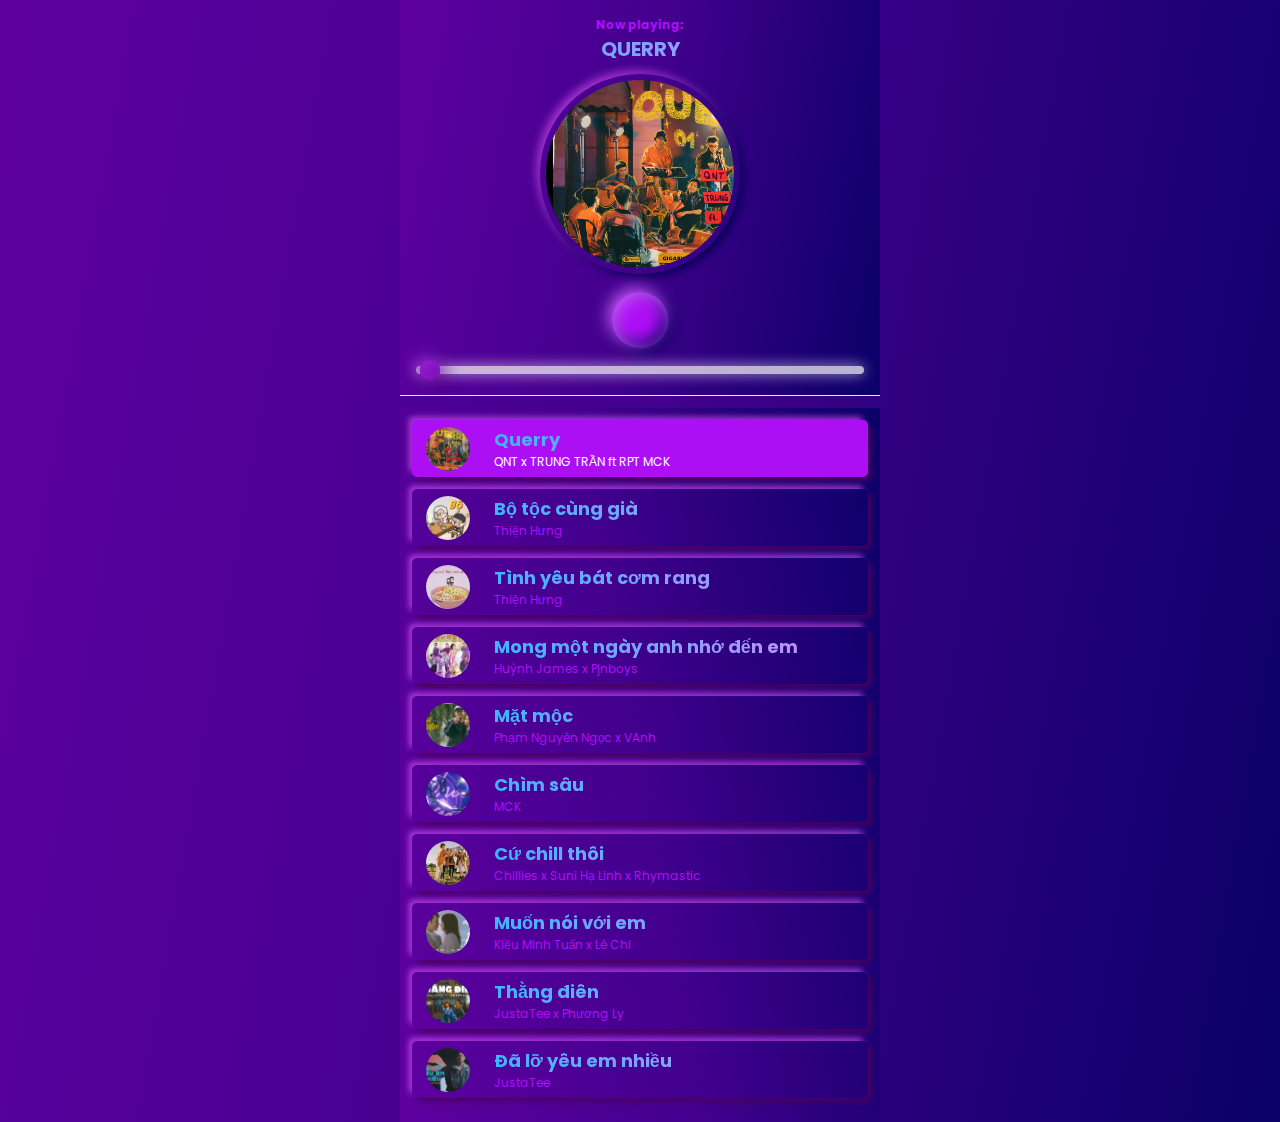
<file: index.html>
<!DOCTYPE html>
<html lang="en">
<head>
    <meta name="viewport" content="width=device-width, initial-scale=1.0">
    <title>Music player</title>
    <link rel="stylesheet" href="https://cdnjs.cloudflare.com/ajax/libs/font-awesome/5.15.2/css/all.min.css" integrity="sha512-HK5fgLBL+xu6dm/Ii3z4xhlSUyZgTT9tuc/hSrtw6uzJOvgRr2a9jyxxT1ely+B+xFAmJKVSTbpM/CuL7qxO8w==" crossorigin="anonymous" />
    <link rel="preconnect" href="https://fonts.gstatic.com">
    <link href="https://fonts.googleapis.com/css2?family=Poppins:wght@300;400;600&display=swap" rel="stylesheet">
    <link rel="stylesheet" href="./assets/css/style.css">
</head>
<body>
    <div class="player">
        <!-- Dashboard -->
        <div class="dashboard">
            <!-- Header -->
            <header>
                <h4>Now playing:</h4>
                <h2>String 57th & 9th</h2>
            </header>

            <!-- CD -->
            <div class="cd">
                <div class="cd-thumb" style="background-image: url('https://i.ytimg.com/vi/jTLhQf5KJSc/maxresdefault.jpg')">
                </div>
            </div>

            <!-- Control -->
            <div class="control">
                <div class="btn btn-repeat">
                    <i class="fas fa-redo"></i>
                </div>
                <div class="btn btn-prev">
                    <i class="fas fa-step-backward"></i>
                </div>
                <div class="btn btn-toggle-play">
                    <i class="fas fa-pause icon-pause"></i>
                    <i class="fas fa-play icon-play"></i>
                </div>
                <div class="btn btn-next">
                    <i class="fas fa-step-forward"></i>
                </div>
                <div class="btn btn-random">
                    <i class="fas fa-random"></i>
                </div>
            </div>

            <input id="progress" class="progress" type="range" value="0" step="1" min="0" max="100">

            <audio id="audio" src=""></audio>
        </div>

        <!-- Playlist -->
        <div class="playlist"></div>
    </div>

    <script src="./assets/js/main.js"></script>
    <!-- <script src="./assets/js/test.js"></script> -->
</body>
</html>
</file>
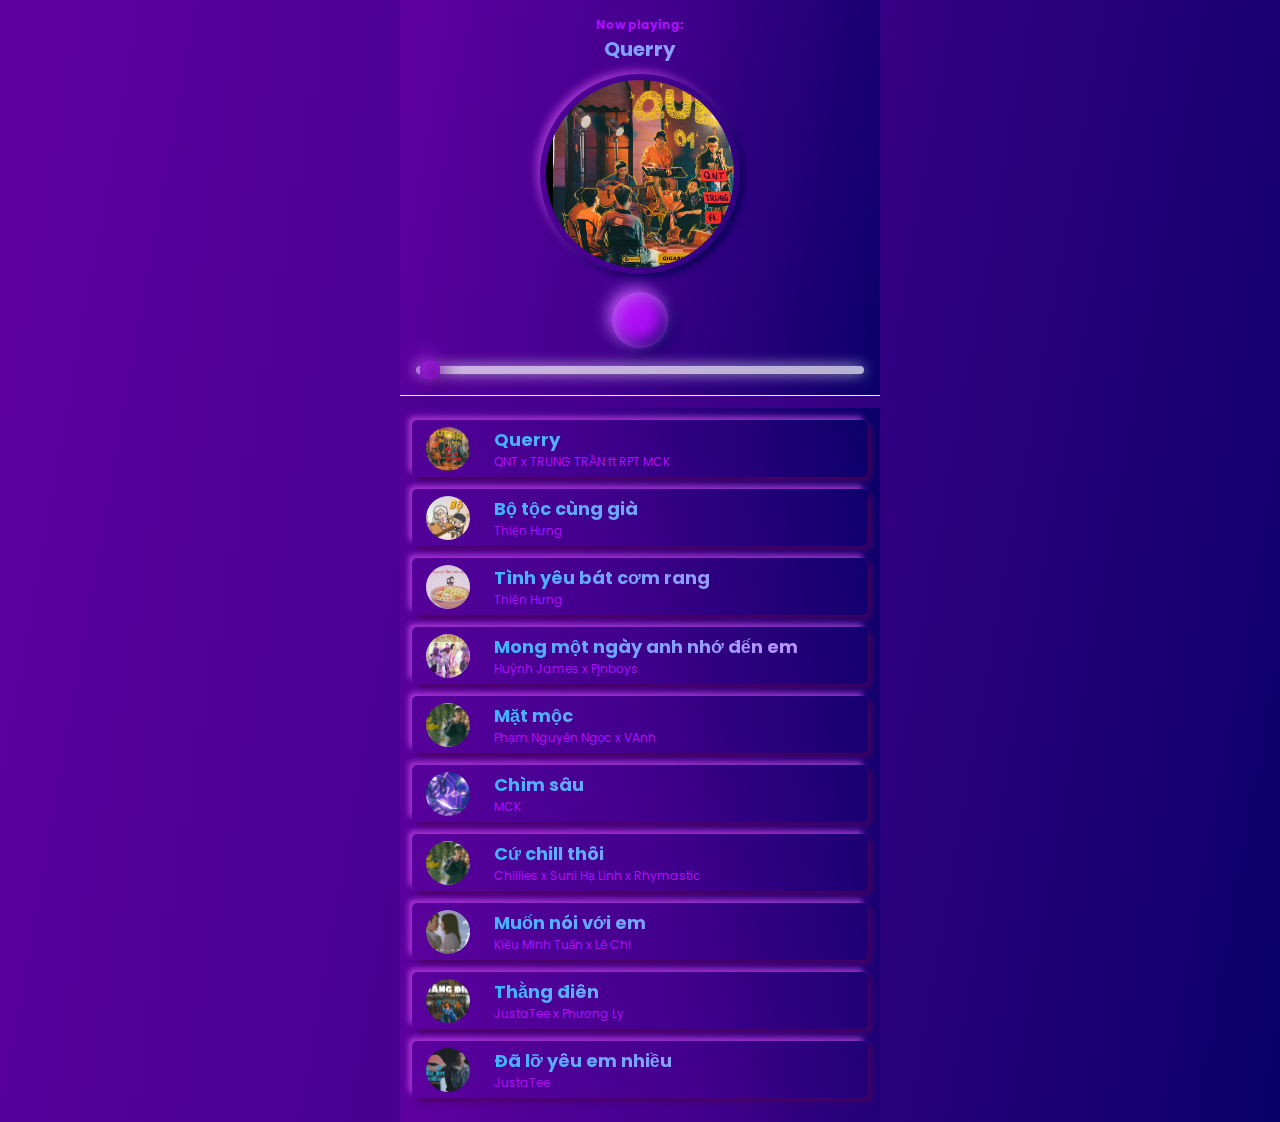
<file: practice/index.html>
<!DOCTYPE html>
<html lang="en">
<head>
    <meta name="viewport" content="width=device-width, initial-scale=1.0">
    <title>Music player</title>
    <link rel="shortcut icon" href="#">
    <link rel="stylesheet" href="https://cdnjs.cloudflare.com/ajax/libs/font-awesome/5.15.2/css/all.min.css" integrity="sha512-HK5fgLBL+xu6dm/Ii3z4xhlSUyZgTT9tuc/hSrtw6uzJOvgRr2a9jyxxT1ely+B+xFAmJKVSTbpM/CuL7qxO8w==" crossorigin="anonymous" />
    <link rel="preconnect" href="https://fonts.gstatic.com">
    <link href="https://fonts.googleapis.com/css2?family=Poppins:wght@300;400;600&display=swap" rel="stylesheet">
    <link rel="stylesheet" href="../assets/css/style.css">
</head>
<body>
    <div class="player">
        <!-- Dashboard -->
        <div class="dashboard">
            <!-- Header -->
            <header>
                <h4>Now playing:</h4>
                <h2>String 57th & 9th</h2>
            </header>

            <!-- CD -->
            <div class="cd">
                <div class="cd-thumb" style="background-image: url('https://i.ytimg.com/vi/jTLhQf5KJSc/maxresdefault.jpg')">
                </div>
            </div>

            <!-- Control -->
            <div class="control">
                <div class="btn btn-repeat">
                    <i class="fas fa-redo"></i>
                </div>
                <div class="btn btn-prev">
                    <i class="fas fa-step-backward"></i>
                </div>
                <div class="btn btn-toggle-play">
                    <i class="fas fa-pause icon-pause"></i>
                    <i class="fas fa-play icon-play"></i>
                </div>
                <div class="btn btn-next">
                    <i class="fas fa-step-forward"></i>
                </div>
                <div class="btn btn-random">
                    <i class="fas fa-random"></i>
                </div>
            </div>

            <input id="progress" class="progress" type="range" value="0" step="1" min="0" max="100">

            <audio id="audio" src=""></audio>
        </div>

        <!-- Playlist -->
        <div class="playlist"></div>
    </div>

    <script src="./practice.js"></script>
</body>
</html>
</file>
<file: assets/css/style.css>
:root {
    /* --primary-color: #ec1f55; */
    --primary-color: #ad0ff5;
    --text-color: #333;
}

* {
    padding: 0;
    margin: 0;
    box-sizing: inherit;
}

body {
    background-color: #f5f5f5;
}

html {
    box-sizing: border-box;
    font-family: "Poppins", sans-serif;
}

.btn:hover, .song:hover {
    cursor: pointer;
    -webkit-tap-highlight-color: transparent;
}

.btn:active {
    opacity: 0.5;
}

.player {
    position: relative;
    max-width: 480px;
    margin: 0 auto;
}

.player .icon-pause {
    display: none;
}

.player.playing .icon-pause {
    display: inline-block;
}

.player.playing .icon-play {
    display: none;
}

.dashboard {
    padding: 16px 16px 14px;
    background-color: #e0e0e0;
    position: fixed;
    top: 0;
    width: 100%;
    max-width: 480px;
    border-bottom: 1px solid #ebebeb;
}

/* HEADER */
header {
    text-align: center;
    margin-bottom: 10px;
}

header h4 {
    color: var(--primary-color);
    font-size: 12px;
}

header h2 {
    color: var(--text-color);
    font-size: 20px;
}

/* CD */
.cd {
    display: flex;
    margin: auto;
    width: 200px;
}

.cd-thumb {
    width: 100%;
    padding-top: 100%;
    border-radius: 50%;
    background-color: #333;
    background-size: cover;
    margin: auto;
}

/* CONTROL */
.control {
    display: flex;
    align-items: center;
    justify-content: space-around;
    padding: 18px 0 8px 0;
}

.control .btn {
    color: #666;
    padding: 18px;
    font-size: 18px;
}

.control .btn.active {
    color: var(--primary-color);
}

.control .btn-toggle-play {
    width: 56px;
    height: 56px;
    border-radius: 50%;
    font-size: 24px;
    color: #fff;
    display: flex;
    align-items: center;
    justify-content: center;
    background-color: var(--primary-color);
}

.progress {
    width: 100%;
    -webkit-appearance: none;
    height: 6px;
    outline: none;
    opacity: 0.7;
    -webkit-transition: 0.2s;
    transition: opacity 0.2s;
}

.progress::-webkit-slider-thumb {
    -webkit-appearance: none;
    appearance: none;
    width: 12px;
    height: 6px;
    background-color: var(--primary-color);
    cursor: pointer;
}

/* PLAYLIST */
.playlist {
    margin-top: 408px;
    padding: 12px;
}

.song {
    display: flex;
    align-items: center;
    margin-bottom: 12px;
    background-color: #fff;
    padding: 8px 16px;
    border-radius: 5px;
    box-shadow: 0 2px 3px rgba(0, 0, 0, 0.1);
    user-select: none;
}

.song.active {
    background-color: var(--primary-color);
}

.song:active {
    opacity: 0.8;
}

.song.active .option,
.song.active .author,
.song.active .title {
    color: #fff;
}

.song .thumb {
    width: 44px;
    height: 44px;
    border-radius: 50%;
    background-size: cover;
    background-position: center;
    margin: 0 8px;
}

.song .body {
    flex: 1;
    padding: 0 16px;
    overflow: hidden;
}

.song .title {
    display: block;
    font-size: 18px;
    color: var(--text-color);
    white-space: nowrap;
    overflow: hidden;
    text-overflow: ellipsis;
}

.song .author {
    font-size: 12px;
    color: var(--primary-color);
}

.song .option {
    padding: 16px 8px;
    color: #999;
    font-size: 18px;
}

/* custom */
body {
    background-image: linear-gradient(280deg,#0A0068, #42008D, #5E00A0);
}
header h2, .title {
    -webkit-text-fill-color: transparent;
    background: -webkit-linear-gradient(45deg, #38b6ff, #d08dfc);
    -webkit-background-clip: text;
}
.dashboard {
    background-image: linear-gradient(280deg,#0A0068, #42008D, #5E00A0);
}
.cd {
    /* box-shadow: inset -4px -4px 10px #310366,
    inset 4px 4px 10px #8f10ca; */
    border-radius: 50%;
    box-shadow: 4px 4px 10px -1px rgb(3, 2, 80),
    -4px -4px 10px -1px rgba(222, 84, 250, 0.7);
    padding: 6px;
}

.btn-toggle-play {
    box-shadow: -4px -4px 16px #c858fc,
    4px 4px 16px #010257,
    inset 4px 4px 16px #c858fc,
    inset -4px -4px 16px #010257;
}

.control .btn.active {
    text-shadow: 0 0 50px #fff;
}

.playlist {
    background-image: linear-gradient(260deg,#0A0068, #42008D, #5E00A0);
}

.song {
    background-color: unset;
    box-shadow: 4px 4px 6px -1px rgb(74, 1, 92),
    -4px -4px 6px -1px rgba(222, 84, 250, 0.7);
    padding: 6px;
}

.progress {
    /* background-color: #fff; */
    border-radius: 28px;
    /* box-shadow: inset 4px 4px 16px -1px rgba(0, 0, 0, 0.15),
    inset -4px -4px 16px -1px rgb(255, 255, 255); */
    box-shadow: 0 0 14px #fff;
    padding: 4px;
}
.progress::-webkit-slider-thumb {
    padding: 10px;
    border-radius: 50%;
    box-shadow: -4px -4px 20px #ba2ffa,
    4px 4px 20px rgb(67, 1, 87),
    inset 4px 4px 20px #ba2ffa,
    inset -4px -4px 20px rgb(67, 1, 87);
}
</file>
